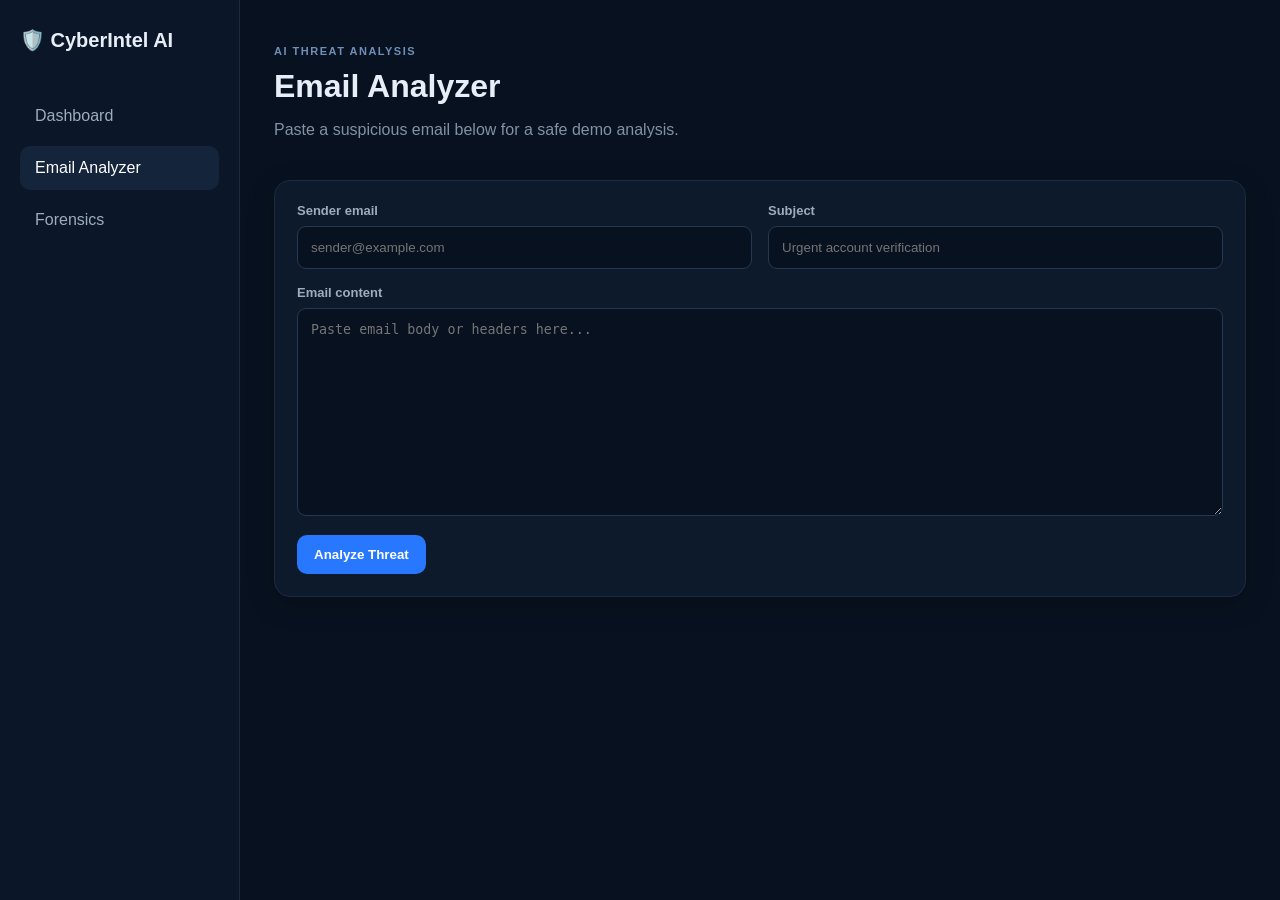
<file: analyzer.html>
<!DOCTYPE html><html lang="en"><head><meta charset="UTF-8"><meta name="viewport" content="width=device-width,initial-scale=1.0"><title>CyberIntel AI | Email Analyzer</title><link rel="stylesheet" href="css/style.css"></head><body><aside class="sidebar"><div class="brand">🛡️ CyberIntel AI</div><nav><a href="index.html">Dashboard</a><a class="active" href="analyzer.html">Email Analyzer</a><a href="forensics.html">Forensics</a></nav></aside><main class="main"><header><div><p class="eyebrow">AI THREAT ANALYSIS</p><h1>Email Analyzer</h1><p class="muted">Paste a suspicious email below for a safe demo analysis.</p></div></header><section class="card"><div class="form-grid"><label>Sender email<input id="sender" placeholder="sender@example.com"></label><label>Subject<input id="subject" placeholder="Urgent account verification"></label></div><label>Email content<textarea id="emailText" rows="12" placeholder="Paste email body or headers here..."></textarea></label><button class="button" id="analyzeBtn">Analyze Threat</button><div id="loading" class="loading hidden">Analyzing indicators with CyberIntel AI…</div></section><section id="result" class="hidden"><div class="grid four"><div class="card metric"><span>Threat Score</span><strong id="score">0</strong><small>/100</small></div><div class="card metric"><span>Phishing Probability</span><strong id="phishing">0%</strong></div><div class="card metric"><span>URL Risk</span><strong id="urlRisk">0%</strong></div><div class="card metric"><span>Sender Risk</span><strong id="senderRisk">0%</strong></div></div><div class="grid two"><div class="card"><div class="section-head"><h3>Recommendation</h3><span id="riskBadge" class="badge danger">HIGH</span></div><p id="recommendation"></p></div><div class="card"><h3>Indicators of Compromise</h3><div id="iocList" class="ioc-list"></div></div></div></section></main><script src="js/analyzer.js"></script></body></html>
</file>
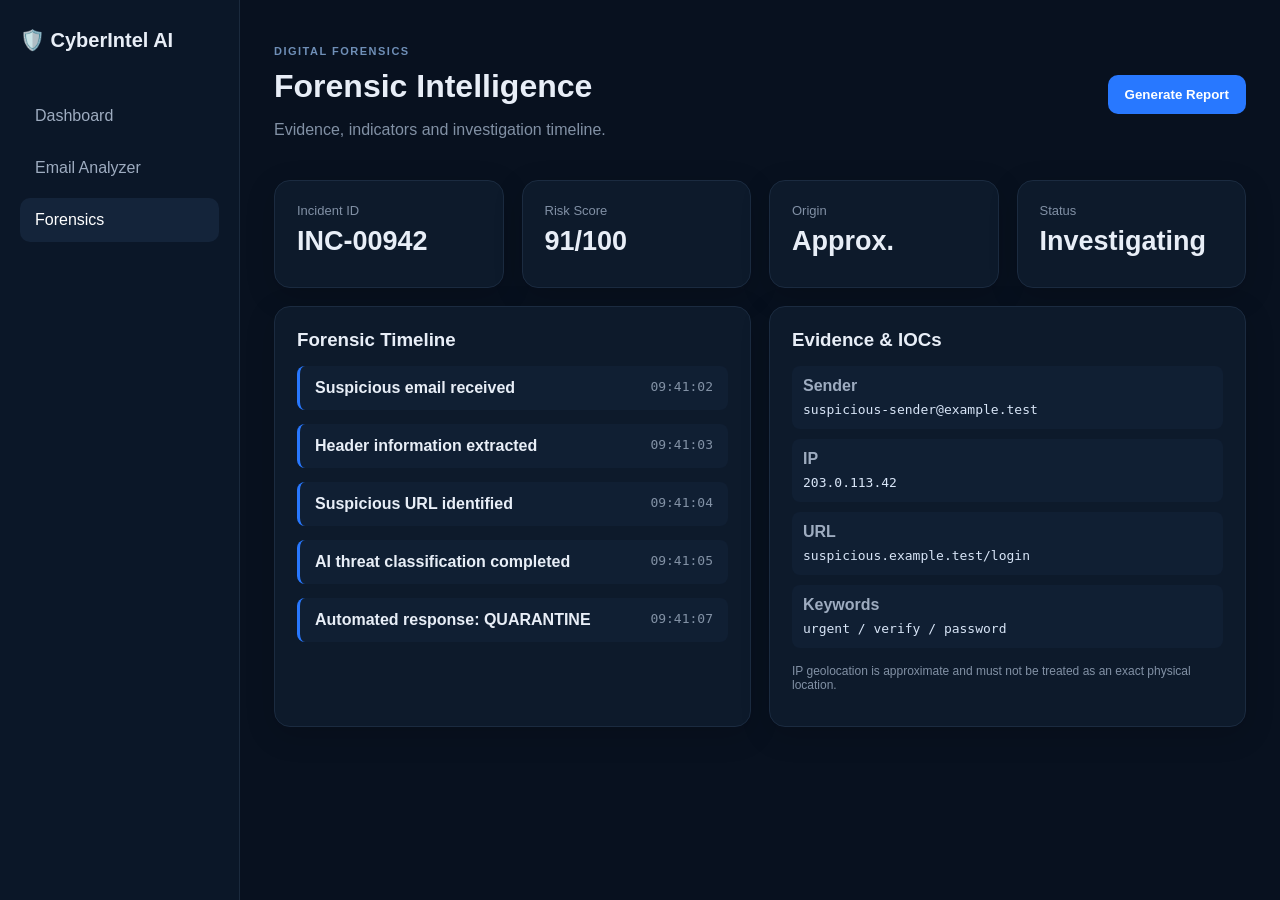
<file: forensics.html>
<!DOCTYPE html><html lang="en"><head><meta charset="UTF-8"><meta name="viewport" content="width=device-width,initial-scale=1.0"><title>CyberIntel AI | Forensics</title><link rel="stylesheet" href="css/style.css"></head><body><aside class="sidebar"><div class="brand">🛡️ CyberIntel AI</div><nav><a href="index.html">Dashboard</a><a href="analyzer.html">Email Analyzer</a><a class="active" href="forensics.html">Forensics</a></nav></aside><main class="main"><header><div><p class="eyebrow">DIGITAL FORENSICS</p><h1>Forensic Intelligence</h1><p class="muted">Evidence, indicators and investigation timeline.</p></div><button class="button" onclick="generateReport()">Generate Report</button></header><section class="grid four"><div class="card metric"><span>Incident ID</span><strong>INC-00942</strong></div><div class="card metric"><span>Risk Score</span><strong>91/100</strong></div><div class="card metric"><span>Origin</span><strong>Approx.</strong></div><div class="card metric"><span>Status</span><strong>Investigating</strong></div></section><section class="grid two"><div class="card"><h3>Forensic Timeline</h3><div class="timeline detailed"><div><b>Suspicious email received</b><span>09:41:02</span></div><div><b>Header information extracted</b><span>09:41:03</span></div><div><b>Suspicious URL identified</b><span>09:41:04</span></div><div><b>AI threat classification completed</b><span>09:41:05</span></div><div><b>Automated response: QUARANTINE</b><span>09:41:07</span></div></div></div><div class="card"><h3>Evidence & IOCs</h3><div class="ioc-list"><div><b>Sender</b><code>suspicious-sender@example.test</code></div><div><b>IP</b><code>203.0.113.42</code></div><div><b>URL</b><code>suspicious.example.test/login</code></div><div><b>Keywords</b><code>urgent / verify / password</code></div></div><p class="note">IP geolocation is approximate and must not be treated as an exact physical location.</p></div></section></main><script src="js/forensics.js"></script></body></html>
</file>
<file: css/style.css>
*{box-sizing:border-box}body{margin:0;font-family:Inter,Arial,sans-serif;background:#08111f;color:#e8eef7}a{color:#8ab4ff;text-decoration:none}.sidebar{position:fixed;left:0;top:0;width:240px;height:100vh;padding:28px 20px;background:#0b1728;border-right:1px solid #1b2a3d}.brand{font-size:20px;font-weight:800;margin-bottom:42px}.sidebar nav{display:grid;gap:8px}.sidebar nav a{padding:13px 15px;border-radius:10px;color:#9eacc0}.sidebar nav a.active,.sidebar nav a:hover{background:#14243a;color:#fff}.side-note{position:absolute;bottom:30px;color:#718197;font-size:13px;line-height:1.7}.main{margin-left:240px;padding:34px;max-width:1500px}header{display:flex;align-items:center;justify-content:space-between;gap:20px;margin-bottom:25px}.eyebrow{font-size:11px;letter-spacing:1.5px;color:#6f8fb7;font-weight:800}.muted,small{color:#8291a5}.card{background:#0d1a2b;border:1px solid #1b2b40;border-radius:16px;padding:22px;box-shadow:0 8px 30px rgba(0,0,0,.16)}h1{margin:4px 0 8px;font-size:32px}h2{margin:0 0 10px}h3{margin:0 0 15px}.button{display:inline-block;border:0;border-radius:10px;padding:12px 17px;background:#2878ff;color:white;font-weight:700;cursor:pointer}.welcome{display:flex;justify-content:space-between;align-items:center;margin-bottom:20px}.shield{font-size:70px}.stats,.grid{display:grid;gap:18px;margin-bottom:18px}.stats{grid-template-columns:repeat(4,1fr)}.grid.two{grid-template-columns:repeat(2,1fr)}.grid.four{grid-template-columns:repeat(4,1fr)}.stat span,.metric span{display:block;color:#8190a5;font-size:13px}.stat strong,.metric strong{display:block;font-size:27px;margin:8px 0}.section-head{display:flex;justify-content:space-between;align-items:center;gap:12px}.badge{display:inline-block;padding:5px 9px;border-radius:999px;font-size:11px;font-weight:800}.danger{background:#4c1f2b;color:#ff9eae}.warning{background:#44351d;color:#ffd37a}.score-big{font-size:62px;font-weight:800;margin:20px 0}.score-big small{font-size:20px}.progress{height:9px;background:#1b2a3d;border-radius:99px;overflow:hidden}.progress i{display:block;height:100%;background:#ff5d6c}.breakdown>div{display:flex;justify-content:space-between;padding:12px 0;border-bottom:1px solid #1b2b40}.incident{display:flex;gap:12px;padding:14px 0;border-bottom:1px solid #1b2b40}.incident small{display:block;margin-top:5px}.dot{width:10px;height:10px;border-radius:50%;margin-top:5px;background:#ff5d6c}.dot.orange{background:#ffab4a}.dot.yellow{background:#f5d45a}.timeline{display:grid;gap:14px}.timeline>div{display:flex;justify-content:space-between;gap:20px;padding:13px 15px;border-left:3px solid #2878ff;background:#101f33;border-radius:8px}.timeline span{color:#8291a5;font-family:monospace}.form-grid{display:grid;grid-template-columns:1fr 1fr;gap:16px}label{display:block;color:#9eacc0;font-size:13px;font-weight:700;margin-bottom:16px}input,textarea{width:100%;margin-top:8px;padding:13px;background:#08111f;color:#e8eef7;border:1px solid #263850;border-radius:9px;outline:none}textarea{resize:vertical}.loading{margin-top:15px;color:#8ab4ff}.hidden{display:none}.metric small{display:inline}.ioc-list{display:grid;gap:10px}.ioc-list>div{padding:11px;background:#101f33;border-radius:8px}.ioc-list b{display:block;color:#9eacc0;margin-bottom:5px}.ioc-list code{word-break:break-all;color:#d8e5f7}.note{font-size:12px;color:#8291a5;margin-top:16px}@media(max-width:900px){.sidebar{position:static;width:100%;height:auto}.sidebar nav{display:flex}.side-note{display:none}.main{margin-left:0;padding:20px}.stats,.grid.four{grid-template-columns:repeat(2,1fr)}}@media(max-width:600px){header,.welcome{align-items:flex-start;flex-direction:column}.stats,.grid.two,.grid.four,.form-grid{grid-template-columns:1fr}.main{padding:14px}h1{font-size:25px}}
</file>
